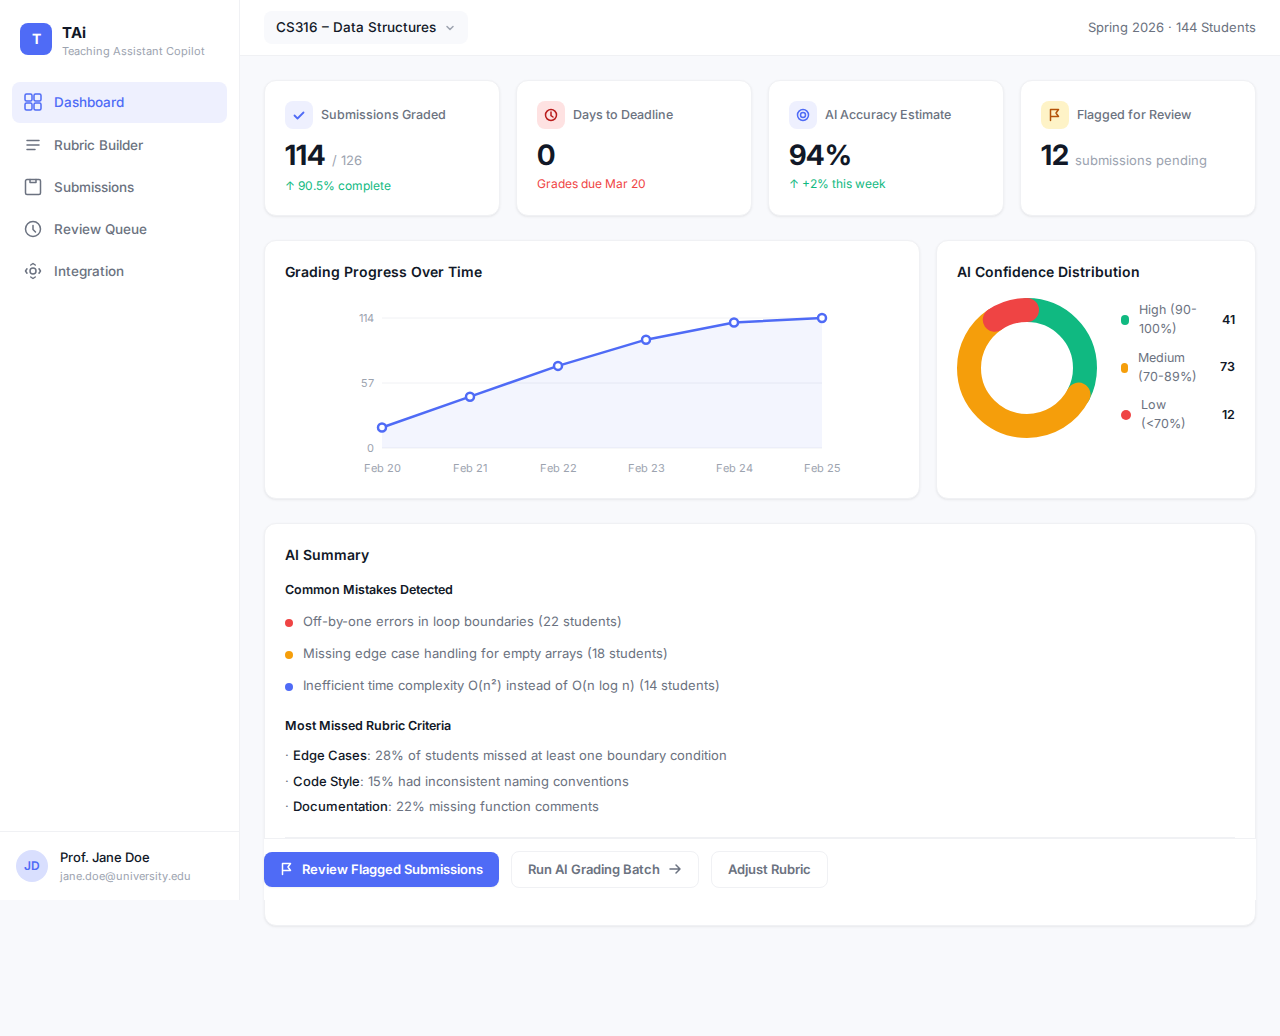
<file: ta-copilot-demo/index.html>
<!DOCTYPE html>
<html lang="en">
  <head>
    <meta charset="UTF-8" />
    <link rel="icon" type="image/svg+xml" href="/ta-copilot-demo/favicon.svg" />
    <meta name="viewport" content="width=device-width, initial-scale=1.0" />
    <link rel="preconnect" href="https://fonts.googleapis.com" />
    <link rel="preconnect" href="https://fonts.gstatic.com" crossorigin />
    <link href="https://fonts.googleapis.com/css2?family=Inter:wght@400;500;600;700&display=swap" rel="stylesheet" />
    <title>TAi — Teaching Assistant Co-Pilot</title>
    <script type="module" crossorigin src="/ta-copilot-demo/assets/index-HQ_vR4-v.js"></script>
    <link rel="stylesheet" crossorigin href="/ta-copilot-demo/assets/index-D8vvVtGb.css">
  </head>
  <body>
    <div id="root"></div>
  </body>
</html>
</file>
<file: ta-copilot-demo/assets/index-D8vvVtGb.css>
*,:before,:after{--tw-border-spacing-x: 0;--tw-border-spacing-y: 0;--tw-translate-x: 0;--tw-translate-y: 0;--tw-rotate: 0;--tw-skew-x: 0;--tw-skew-y: 0;--tw-scale-x: 1;--tw-scale-y: 1;--tw-pan-x: ;--tw-pan-y: ;--tw-pinch-zoom: ;--tw-scroll-snap-strictness: proximity;--tw-gradient-from-position: ;--tw-gradient-via-position: ;--tw-gradient-to-position: ;--tw-ordinal: ;--tw-slashed-zero: ;--tw-numeric-figure: ;--tw-numeric-spacing: ;--tw-numeric-fraction: ;--tw-ring-inset: ;--tw-ring-offset-width: 0px;--tw-ring-offset-color: #fff;--tw-ring-color: rgb(59 130 246 / .5);--tw-ring-offset-shadow: 0 0 #0000;--tw-ring-shadow: 0 0 #0000;--tw-shadow: 0 0 #0000;--tw-shadow-colored: 0 0 #0000;--tw-blur: ;--tw-brightness: ;--tw-contrast: ;--tw-grayscale: ;--tw-hue-rotate: ;--tw-invert: ;--tw-saturate: ;--tw-sepia: ;--tw-drop-shadow: ;--tw-backdrop-blur: ;--tw-backdrop-brightness: ;--tw-backdrop-contrast: ;--tw-backdrop-grayscale: ;--tw-backdrop-hue-rotate: ;--tw-backdrop-invert: ;--tw-backdrop-opacity: ;--tw-backdrop-saturate: ;--tw-backdrop-sepia: ;--tw-contain-size: ;--tw-contain-layout: ;--tw-contain-paint: ;--tw-contain-style: }::backdrop{--tw-border-spacing-x: 0;--tw-border-spacing-y: 0;--tw-translate-x: 0;--tw-translate-y: 0;--tw-rotate: 0;--tw-skew-x: 0;--tw-skew-y: 0;--tw-scale-x: 1;--tw-scale-y: 1;--tw-pan-x: ;--tw-pan-y: ;--tw-pinch-zoom: ;--tw-scroll-snap-strictness: proximity;--tw-gradient-from-position: ;--tw-gradient-via-position: ;--tw-gradient-to-position: ;--tw-ordinal: ;--tw-slashed-zero: ;--tw-numeric-figure: ;--tw-numeric-spacing: ;--tw-numeric-fraction: ;--tw-ring-inset: ;--tw-ring-offset-width: 0px;--tw-ring-offset-color: #fff;--tw-ring-color: rgb(59 130 246 / .5);--tw-ring-offset-shadow: 0 0 #0000;--tw-ring-shadow: 0 0 #0000;--tw-shadow: 0 0 #0000;--tw-shadow-colored: 0 0 #0000;--tw-blur: ;--tw-brightness: ;--tw-contrast: ;--tw-grayscale: ;--tw-hue-rotate: ;--tw-invert: ;--tw-saturate: ;--tw-sepia: ;--tw-drop-shadow: ;--tw-backdrop-blur: ;--tw-backdrop-brightness: ;--tw-backdrop-contrast: ;--tw-backdrop-grayscale: ;--tw-backdrop-hue-rotate: ;--tw-backdrop-invert: ;--tw-backdrop-opacity: ;--tw-backdrop-saturate: ;--tw-backdrop-sepia: ;--tw-contain-size: ;--tw-contain-layout: ;--tw-contain-paint: ;--tw-contain-style: }*,:before,:after{box-sizing:border-box;border-width:0;border-style:solid;border-color:#e5e7eb}:before,:after{--tw-content: ""}html,:host{line-height:1.5;-webkit-text-size-adjust:100%;-moz-tab-size:4;-o-tab-size:4;tab-size:4;font-family:Inter,system-ui,-apple-system,sans-serif;font-feature-settings:normal;font-variation-settings:normal;-webkit-tap-highlight-color:transparent}body{margin:0;line-height:inherit}hr{height:0;color:inherit;border-top-width:1px}abbr:where([title]){-webkit-text-decoration:underline dotted;text-decoration:underline dotted}h1,h2,h3,h4,h5,h6{font-size:inherit;font-weight:inherit}a{color:inherit;text-decoration:inherit}b,strong{font-weight:bolder}code,kbd,samp,pre{font-family:ui-monospace,SFMono-Regular,Menlo,Monaco,Consolas,Liberation Mono,Courier New,monospace;font-feature-settings:normal;font-variation-settings:normal;font-size:1em}small{font-size:80%}sub,sup{font-size:75%;line-height:0;position:relative;vertical-align:baseline}sub{bottom:-.25em}sup{top:-.5em}table{text-indent:0;border-color:inherit;border-collapse:collapse}button,input,optgroup,select,textarea{font-family:inherit;font-feature-settings:inherit;font-variation-settings:inherit;font-size:100%;font-weight:inherit;line-height:inherit;letter-spacing:inherit;color:inherit;margin:0;padding:0}button,select{text-transform:none}button,input:where([type=button]),input:where([type=reset]),input:where([type=submit]){-webkit-appearance:button;background-color:transparent;background-image:none}:-moz-focusring{outline:auto}:-moz-ui-invalid{box-shadow:none}progress{vertical-align:baseline}::-webkit-inner-spin-button,::-webkit-outer-spin-button{height:auto}[type=search]{-webkit-appearance:textfield;outline-offset:-2px}::-webkit-search-decoration{-webkit-appearance:none}::-webkit-file-upload-button{-webkit-appearance:button;font:inherit}summary{display:list-item}blockquote,dl,dd,h1,h2,h3,h4,h5,h6,hr,figure,p,pre{margin:0}fieldset{margin:0;padding:0}legend{padding:0}ol,ul,menu{list-style:none;margin:0;padding:0}dialog{padding:0}textarea{resize:vertical}input::-moz-placeholder,textarea::-moz-placeholder{opacity:1;color:#9ca3af}input::placeholder,textarea::placeholder{opacity:1;color:#9ca3af}button,[role=button]{cursor:pointer}:disabled{cursor:default}img,svg,video,canvas,audio,iframe,embed,object{display:block;vertical-align:middle}img,video{max-width:100%;height:auto}[hidden]:where(:not([hidden=until-found])){display:none}.fixed{position:fixed}.absolute{position:absolute}.relative{position:relative}.sticky{position:sticky}.inset-0{top:0;right:0;bottom:0;left:0}.bottom-0{bottom:0}.left-0{left:0}.left-0\.5{left:.125rem}.right-0{right:0}.top-0{top:0}.top-0\.5{top:.125rem}.z-10{z-index:10}.z-20{z-index:20}.z-30{z-index:30}.mx-auto{margin-left:auto;margin-right:auto}.-ml-1{margin-left:-.25rem}.mb-0\.5{margin-bottom:.125rem}.mb-1{margin-bottom:.25rem}.mb-1\.5{margin-bottom:.375rem}.mb-2{margin-bottom:.5rem}.mb-2\.5{margin-bottom:.625rem}.mb-3{margin-bottom:.75rem}.mb-4{margin-bottom:1rem}.mb-5{margin-bottom:1.25rem}.mb-6{margin-bottom:1.5rem}.ml-1\.5{margin-left:.375rem}.ml-11{margin-left:2.75rem}.ml-auto{margin-left:auto}.mt-0\.5{margin-top:.125rem}.mt-1{margin-top:.25rem}.mt-1\.5{margin-top:.375rem}.mt-14{margin-top:3.5rem}.mt-2{margin-top:.5rem}.mt-3{margin-top:.75rem}.mt-4{margin-top:1rem}.mt-6{margin-top:1.5rem}.block{display:block}.inline-block{display:inline-block}.inline{display:inline}.flex{display:flex}.inline-flex{display:inline-flex}.table{display:table}.grid{display:grid}.hidden{display:none}.h-1\.5{height:.375rem}.h-10{height:2.5rem}.h-14{height:3.5rem}.h-2{height:.5rem}.h-2\.5{height:.625rem}.h-40{height:10rem}.h-5{height:1.25rem}.h-6{height:1.5rem}.h-64{height:16rem}.h-7{height:1.75rem}.h-8{height:2rem}.h-\[120px\]{height:120px}.h-full{height:100%}.h-screen{height:100vh}.max-h-\[600px\]{max-height:600px}.min-h-screen{min-height:100vh}.w-1\.5{width:.375rem}.w-10{width:2.5rem}.w-11{width:2.75rem}.w-14{width:3.5rem}.w-2{width:.5rem}.w-2\.5{width:.625rem}.w-24{width:6rem}.w-5{width:1.25rem}.w-7{width:1.75rem}.w-8{width:2rem}.w-\[120px\]{width:120px}.w-\[240px\]{width:240px}.w-full{width:100%}.min-w-\[640px\]{min-width:640px}.max-w-\[1100px\]{max-width:1100px}.max-w-\[1200px\]{max-width:1200px}.max-w-\[900px\]{max-width:900px}.flex-1{flex:1 1 0%}.flex-shrink-0,.shrink-0{flex-shrink:0}.-translate-x-full{--tw-translate-x: -100%;transform:translate(var(--tw-translate-x),var(--tw-translate-y)) rotate(var(--tw-rotate)) skew(var(--tw-skew-x)) skewY(var(--tw-skew-y)) scaleX(var(--tw-scale-x)) scaleY(var(--tw-scale-y))}.translate-x-0{--tw-translate-x: 0px;transform:translate(var(--tw-translate-x),var(--tw-translate-y)) rotate(var(--tw-rotate)) skew(var(--tw-skew-x)) skewY(var(--tw-skew-y)) scaleX(var(--tw-scale-x)) scaleY(var(--tw-scale-y))}.translate-x-5{--tw-translate-x: 1.25rem;transform:translate(var(--tw-translate-x),var(--tw-translate-y)) rotate(var(--tw-rotate)) skew(var(--tw-skew-x)) skewY(var(--tw-skew-y)) scaleX(var(--tw-scale-x)) scaleY(var(--tw-scale-y))}.transform{transform:translate(var(--tw-translate-x),var(--tw-translate-y)) rotate(var(--tw-rotate)) skew(var(--tw-skew-x)) skewY(var(--tw-skew-y)) scaleX(var(--tw-scale-x)) scaleY(var(--tw-scale-y))}.cursor-pointer{cursor:pointer}.resize-none{resize:none}.appearance-none{-webkit-appearance:none;-moz-appearance:none;appearance:none}.grid-cols-1{grid-template-columns:repeat(1,minmax(0,1fr))}.grid-cols-2{grid-template-columns:repeat(2,minmax(0,1fr))}.flex-col{flex-direction:column}.flex-wrap{flex-wrap:wrap}.items-start{align-items:flex-start}.items-center{align-items:center}.items-baseline{align-items:baseline}.justify-end{justify-content:flex-end}.justify-center{justify-content:center}.justify-between{justify-content:space-between}.gap-1{gap:.25rem}.gap-1\.5{gap:.375rem}.gap-2{gap:.5rem}.gap-2\.5{gap:.625rem}.gap-3{gap:.75rem}.gap-4{gap:1rem}.gap-6{gap:1.5rem}.space-y-0>:not([hidden])~:not([hidden]){--tw-space-y-reverse: 0;margin-top:calc(0px * calc(1 - var(--tw-space-y-reverse)));margin-bottom:calc(0px * var(--tw-space-y-reverse))}.space-y-1>:not([hidden])~:not([hidden]){--tw-space-y-reverse: 0;margin-top:calc(.25rem * calc(1 - var(--tw-space-y-reverse)));margin-bottom:calc(.25rem * var(--tw-space-y-reverse))}.space-y-1\.5>:not([hidden])~:not([hidden]){--tw-space-y-reverse: 0;margin-top:calc(.375rem * calc(1 - var(--tw-space-y-reverse)));margin-bottom:calc(.375rem * var(--tw-space-y-reverse))}.space-y-2>:not([hidden])~:not([hidden]){--tw-space-y-reverse: 0;margin-top:calc(.5rem * calc(1 - var(--tw-space-y-reverse)));margin-bottom:calc(.5rem * var(--tw-space-y-reverse))}.space-y-2\.5>:not([hidden])~:not([hidden]){--tw-space-y-reverse: 0;margin-top:calc(.625rem * calc(1 - var(--tw-space-y-reverse)));margin-bottom:calc(.625rem * var(--tw-space-y-reverse))}.space-y-3>:not([hidden])~:not([hidden]){--tw-space-y-reverse: 0;margin-top:calc(.75rem * calc(1 - var(--tw-space-y-reverse)));margin-bottom:calc(.75rem * var(--tw-space-y-reverse))}.space-y-4>:not([hidden])~:not([hidden]){--tw-space-y-reverse: 0;margin-top:calc(1rem * calc(1 - var(--tw-space-y-reverse)));margin-bottom:calc(1rem * var(--tw-space-y-reverse))}.space-y-5>:not([hidden])~:not([hidden]){--tw-space-y-reverse: 0;margin-top:calc(1.25rem * calc(1 - var(--tw-space-y-reverse)));margin-bottom:calc(1.25rem * var(--tw-space-y-reverse))}.self-end{align-self:flex-end}.overflow-auto{overflow:auto}.overflow-hidden{overflow:hidden}.overflow-x-auto{overflow-x:auto}.whitespace-nowrap{white-space:nowrap}.rounded-full{border-radius:9999px}.rounded-lg{border-radius:.5rem}.rounded-md{border-radius:.375rem}.rounded-xl{border-radius:.75rem}.border{border-width:1px}.border-b{border-bottom-width:1px}.border-r{border-right-width:1px}.border-t{border-top-width:1px}.border-border{--tw-border-opacity: 1;border-color:rgb(229 231 235 / var(--tw-border-opacity, 1))}.border-border-light{--tw-border-opacity: 1;border-color:rgb(240 241 244 / var(--tw-border-opacity, 1))}.border-warning\/30{border-color:#f59e0b4d}.bg-\[\#FAFBFC\]{--tw-bg-opacity: 1;background-color:rgb(250 251 252 / var(--tw-bg-opacity, 1))}.bg-black\/30{background-color:#0000004d}.bg-danger{--tw-bg-opacity: 1;background-color:rgb(239 68 68 / var(--tw-bg-opacity, 1))}.bg-danger-light{--tw-bg-opacity: 1;background-color:rgb(254 226 226 / var(--tw-bg-opacity, 1))}.bg-gray-100{--tw-bg-opacity: 1;background-color:rgb(243 244 246 / var(--tw-bg-opacity, 1))}.bg-gray-200{--tw-bg-opacity: 1;background-color:rgb(229 231 235 / var(--tw-bg-opacity, 1))}.bg-primary{--tw-bg-opacity: 1;background-color:rgb(79 107 246 / var(--tw-bg-opacity, 1))}.bg-primary-100{--tw-bg-opacity: 1;background-color:rgb(217 223 254 / var(--tw-bg-opacity, 1))}.bg-primary-50{--tw-bg-opacity: 1;background-color:rgb(238 240 254 / var(--tw-bg-opacity, 1))}.bg-success{--tw-bg-opacity: 1;background-color:rgb(16 185 129 / var(--tw-bg-opacity, 1))}.bg-success-light{--tw-bg-opacity: 1;background-color:rgb(209 250 229 / var(--tw-bg-opacity, 1))}.bg-surface-secondary{--tw-bg-opacity: 1;background-color:rgb(248 249 252 / var(--tw-bg-opacity, 1))}.bg-surface-tertiary{--tw-bg-opacity: 1;background-color:rgb(241 243 249 / var(--tw-bg-opacity, 1))}.bg-warning{--tw-bg-opacity: 1;background-color:rgb(245 158 11 / var(--tw-bg-opacity, 1))}.bg-warning-light{--tw-bg-opacity: 1;background-color:rgb(254 243 199 / var(--tw-bg-opacity, 1))}.bg-white{--tw-bg-opacity: 1;background-color:rgb(255 255 255 / var(--tw-bg-opacity, 1))}.fill-text-tertiary{fill:#9ca3af}.p-1{padding:.25rem}.p-1\.5{padding:.375rem}.p-2{padding:.5rem}.p-4{padding:1rem}.p-5{padding:1.25rem}.px-2{padding-left:.5rem;padding-right:.5rem}.px-2\.5{padding-left:.625rem;padding-right:.625rem}.px-3{padding-left:.75rem;padding-right:.75rem}.px-4{padding-left:1rem;padding-right:1rem}.px-5{padding-left:1.25rem;padding-right:1.25rem}.py-0\.5{padding-top:.125rem;padding-bottom:.125rem}.py-1\.5{padding-top:.375rem;padding-bottom:.375rem}.py-12{padding-top:3rem;padding-bottom:3rem}.py-2{padding-top:.5rem;padding-bottom:.5rem}.py-2\.5{padding-top:.625rem;padding-bottom:.625rem}.py-3{padding-top:.75rem;padding-bottom:.75rem}.py-3\.5{padding-top:.875rem;padding-bottom:.875rem}.pb-6{padding-bottom:1.5rem}.pt-3{padding-top:.75rem}.pt-4{padding-top:1rem}.text-left{text-align:left}.text-center{text-align:center}.text-right{text-align:right}.font-mono{font-family:ui-monospace,SFMono-Regular,Menlo,Monaco,Consolas,Liberation Mono,Courier New,monospace}.text-\[11\.5px\]{font-size:11.5px}.text-\[11px\]{font-size:11px}.text-\[12\.5px\]{font-size:12.5px}.text-\[12px\]{font-size:12px}.text-\[13\.5px\]{font-size:13.5px}.text-\[13px\]{font-size:13px}.text-\[14px\]{font-size:14px}.text-\[15px\]{font-size:15px}.text-\[16px\]{font-size:16px}.text-\[20px\]{font-size:20px}.text-\[22px\]{font-size:22px}.text-\[24px\]{font-size:24px}.text-\[36px\]{font-size:36px}.text-sm{font-size:.875rem;line-height:1.25rem}.text-xs{font-size:.75rem;line-height:1rem}.font-bold{font-weight:700}.font-medium{font-weight:500}.font-normal{font-weight:400}.font-semibold{font-weight:600}.uppercase{text-transform:uppercase}.capitalize{text-transform:capitalize}.leading-none{line-height:1}.leading-relaxed{line-height:1.625}.leading-tight{line-height:1.25}.tracking-wider{letter-spacing:.05em}.text-danger{--tw-text-opacity: 1;color:rgb(239 68 68 / var(--tw-text-opacity, 1))}.text-danger-dark{--tw-text-opacity: 1;color:rgb(185 28 28 / var(--tw-text-opacity, 1))}.text-gray-500{--tw-text-opacity: 1;color:rgb(107 114 128 / var(--tw-text-opacity, 1))}.text-gray-600{--tw-text-opacity: 1;color:rgb(75 85 99 / var(--tw-text-opacity, 1))}.text-primary{--tw-text-opacity: 1;color:rgb(79 107 246 / var(--tw-text-opacity, 1))}.text-primary-700{--tw-text-opacity: 1;color:rgb(44 63 163 / var(--tw-text-opacity, 1))}.text-success{--tw-text-opacity: 1;color:rgb(16 185 129 / var(--tw-text-opacity, 1))}.text-success-dark{--tw-text-opacity: 1;color:rgb(4 120 87 / var(--tw-text-opacity, 1))}.text-text-primary{--tw-text-opacity: 1;color:rgb(17 24 39 / var(--tw-text-opacity, 1))}.text-text-secondary{--tw-text-opacity: 1;color:rgb(107 114 128 / var(--tw-text-opacity, 1))}.text-text-tertiary{--tw-text-opacity: 1;color:rgb(156 163 175 / var(--tw-text-opacity, 1))}.text-warning{--tw-text-opacity: 1;color:rgb(245 158 11 / var(--tw-text-opacity, 1))}.text-warning-dark{--tw-text-opacity: 1;color:rgb(180 83 9 / var(--tw-text-opacity, 1))}.text-warning-dark\/80{color:#b45309cc}.text-white{--tw-text-opacity: 1;color:rgb(255 255 255 / var(--tw-text-opacity, 1))}.accent-primary{accent-color:#4F6BF6}.shadow-card{--tw-shadow: 0 1px 3px 0 rgba(0, 0, 0, .06), 0 1px 2px -1px rgba(0, 0, 0, .06);--tw-shadow-colored: 0 1px 3px 0 var(--tw-shadow-color), 0 1px 2px -1px var(--tw-shadow-color);box-shadow:var(--tw-ring-offset-shadow, 0 0 #0000),var(--tw-ring-shadow, 0 0 #0000),var(--tw-shadow)}.shadow-sm{--tw-shadow: 0 1px 2px 0 rgb(0 0 0 / .05);--tw-shadow-colored: 0 1px 2px 0 var(--tw-shadow-color);box-shadow:var(--tw-ring-offset-shadow, 0 0 #0000),var(--tw-ring-shadow, 0 0 #0000),var(--tw-shadow)}.filter{filter:var(--tw-blur) var(--tw-brightness) var(--tw-contrast) var(--tw-grayscale) var(--tw-hue-rotate) var(--tw-invert) var(--tw-saturate) var(--tw-sepia) var(--tw-drop-shadow)}.transition-all{transition-property:all;transition-timing-function:cubic-bezier(.4,0,.2,1);transition-duration:.15s}.transition-colors{transition-property:color,background-color,border-color,text-decoration-color,fill,stroke;transition-timing-function:cubic-bezier(.4,0,.2,1);transition-duration:.15s}.transition-transform{transition-property:transform;transition-timing-function:cubic-bezier(.4,0,.2,1);transition-duration:.15s}.duration-150{transition-duration:.15s}.duration-200{transition-duration:.2s}.duration-300{transition-duration:.3s}.duration-500{transition-duration:.5s}body{margin:0;font-family:Inter,system-ui,-apple-system,sans-serif;-webkit-font-smoothing:antialiased;-moz-osx-font-smoothing:grayscale;background-color:#f8f9fc;color:#111827}*{box-sizing:border-box}::-webkit-scrollbar{width:6px}::-webkit-scrollbar-track{background:transparent}::-webkit-scrollbar-thumb{background:#d1d5db;border-radius:3px}::-webkit-scrollbar-thumb:hover{background:#9ca3af}.last\:border-b-0:last-child{border-bottom-width:0px}.hover\:bg-danger-dark:hover{--tw-bg-opacity: 1;background-color:rgb(185 28 28 / var(--tw-bg-opacity, 1))}.hover\:bg-danger-light:hover{--tw-bg-opacity: 1;background-color:rgb(254 226 226 / var(--tw-bg-opacity, 1))}.hover\:bg-primary-dark:hover{--tw-bg-opacity: 1;background-color:rgb(58 82 212 / var(--tw-bg-opacity, 1))}.hover\:bg-surface-secondary:hover{--tw-bg-opacity: 1;background-color:rgb(248 249 252 / var(--tw-bg-opacity, 1))}.hover\:text-primary-dark:hover{--tw-text-opacity: 1;color:rgb(58 82 212 / var(--tw-text-opacity, 1))}.hover\:text-text-primary:hover{--tw-text-opacity: 1;color:rgb(17 24 39 / var(--tw-text-opacity, 1))}.hover\:text-text-secondary:hover{--tw-text-opacity: 1;color:rgb(107 114 128 / var(--tw-text-opacity, 1))}.focus\:border-primary:focus{--tw-border-opacity: 1;border-color:rgb(79 107 246 / var(--tw-border-opacity, 1))}.focus\:outline-none:focus{outline:2px solid transparent;outline-offset:2px}.focus\:ring-2:focus{--tw-ring-offset-shadow: var(--tw-ring-inset) 0 0 0 var(--tw-ring-offset-width) var(--tw-ring-offset-color);--tw-ring-shadow: var(--tw-ring-inset) 0 0 0 calc(2px + var(--tw-ring-offset-width)) var(--tw-ring-color);box-shadow:var(--tw-ring-offset-shadow),var(--tw-ring-shadow),var(--tw-shadow, 0 0 #0000)}.focus\:ring-primary-100:focus{--tw-ring-opacity: 1;--tw-ring-color: rgb(217 223 254 / var(--tw-ring-opacity, 1))}.disabled\:cursor-not-allowed:disabled{cursor:not-allowed}.disabled\:opacity-50:disabled{opacity:.5}@media (min-width: 640px){.sm\:ml-0{margin-left:0}.sm\:ml-6{margin-left:1.5rem}.sm\:block{display:block}.sm\:h-\[140px\]{height:140px}.sm\:w-64{width:16rem}.sm\:w-\[140px\]{width:140px}.sm\:grid-cols-3{grid-template-columns:repeat(3,minmax(0,1fr))}.sm\:flex-row{flex-direction:row}.sm\:items-start{align-items:flex-start}.sm\:items-center{align-items:center}.sm\:gap-3{gap:.75rem}.sm\:gap-6{gap:1.5rem}.sm\:p-5{padding:1.25rem}.sm\:p-6{padding:1.5rem}.sm\:px-6{padding-left:1.5rem;padding-right:1.5rem}.sm\:text-right{text-align:right}.sm\:text-\[28px\]{font-size:28px}}@media (min-width: 768px){.md\:grid-cols-2{grid-template-columns:repeat(2,minmax(0,1fr))}.md\:grid-cols-4{grid-template-columns:repeat(4,minmax(0,1fr))}}@media (min-width: 1024px){.lg\:sticky{position:sticky}.lg\:left-\[240px\]{left:240px}.lg\:top-20{top:5rem}.lg\:col-span-2{grid-column:span 2 / span 2}.lg\:ml-\[240px\]{margin-left:240px}.lg\:hidden{display:none}.lg\:translate-x-0{--tw-translate-x: 0px;transform:translate(var(--tw-translate-x),var(--tw-translate-y)) rotate(var(--tw-rotate)) skew(var(--tw-skew-x)) skewY(var(--tw-skew-y)) scaleX(var(--tw-scale-x)) scaleY(var(--tw-scale-y))}.lg\:grid-cols-3{grid-template-columns:repeat(3,minmax(0,1fr))}.lg\:grid-cols-4{grid-template-columns:repeat(4,minmax(0,1fr))}.lg\:grid-cols-\[1\.1fr_1fr\]{grid-template-columns:1.1fr 1fr}.lg\:grid-cols-\[1fr_320px\]{grid-template-columns:1fr 320px}}
</file>
